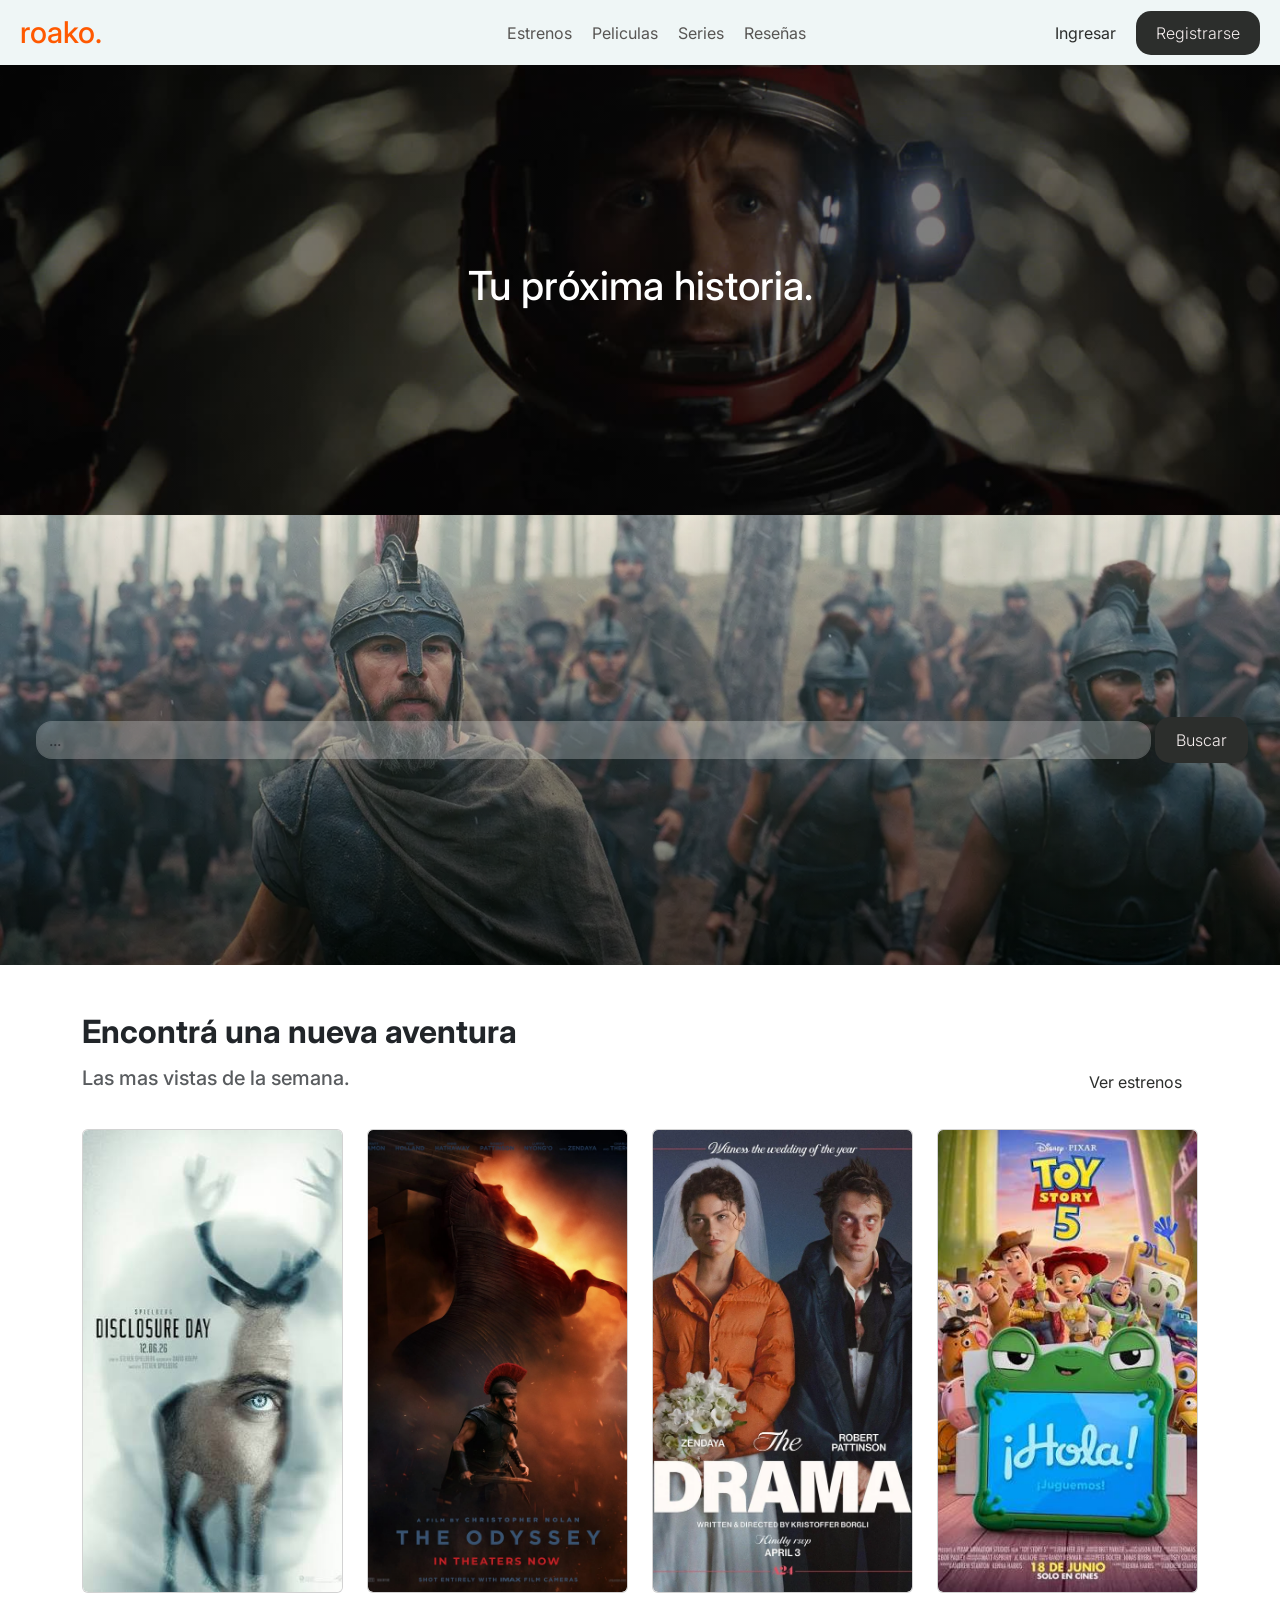
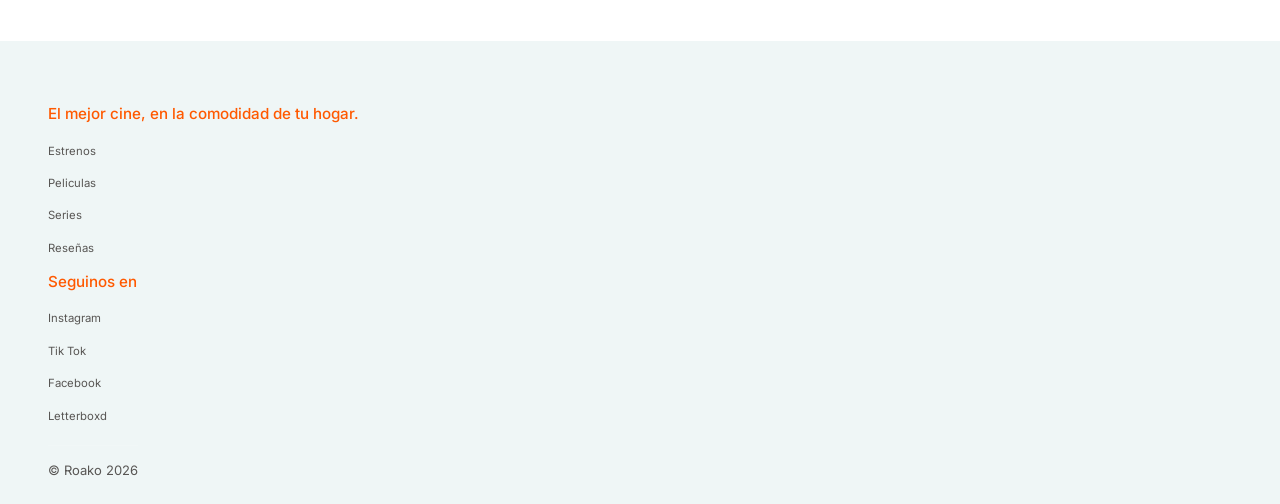
<file: index.html>
<!DOCTYPE html>
<html lang="es">
<head>
    <meta charset="UTF-8">
    <meta name="viewport" content="width=device-width, initial-scale=1.0">
    <link rel="preconnect" href="https://fonts.googleapis.com">
    <link rel="preconnect" href="https://fonts.gstatic.com" crossorigin>
    <link href="https://fonts.googleapis.com/css2?family=Inter:ital,opsz,wght@0,14..32,100..900;1,14..32,100..900&display=swap" rel="stylesheet">
    <link rel="icon" type="image/icon" href="./img/favicon-32x32.png">
    <link href="https://cdn.jsdelivr.net/npm/bootstrap@5.3.8/dist/css/bootstrap.min.css" rel="stylesheet" integrity="sha384-sRIl4kxILFvY47J16cr9ZwB07vP4J8+LH7qKQnuqkuIAvNWLzeN8tE5YBujZqJLB" crossorigin="anonymous">
    <link rel="stylesheet" href="./css/styles.css">
    <title>roako. | Descubrí nuevas aventuras</title>
    <meta name="description" content="Descubrí películas, series y reseñas en roako.">
    <meta name="keywords" content="películas, series, cine, streaming, reseñas">
    <meta name="author" content="Agus Alonzo">
</head>

<body>
    <header>
        <nav class="navegacion">
            <div class="logo">
                <a href="index.html">roako.</a>
            </div>
            <ul class="lista-nav">
                <li class="item"><a href="pages/estrenos.html">Estrenos</a></li>
                <li class="item"><a href="pages/peliculas.html">Peliculas</a></li>
                <li class="item"><a href="pages/series.html">Series</a></li>
                <li class="item"><a href="pages/resenas.html">Reseñas</a></li>
            </ul>
            <div class="botones-sesion">
                <a href="#" class="btn-ingresar">Ingresar</a>
                <a href="#" class="btn-principal">Registrarse</a>
            </div>
        </nav>
    </header>

    <main>
        <section>
        <div class=" container-fluid hero">
            <h1>Tu próxima historia.</h1>
        </div>
        </section>
    
        <section>
            <div class=" d-flex container-fluid hero-2">
                <form class="d-flex w-100" role="search">
                    <input class="form-control text-light bg-light  bg-opacity-25 border-light border-opacity-25 shadow-none rounded-4 m-1 " type="search" placeholder="..." aria-label="Buscar">
                    <button class="btn btn-principal" type="submit">Buscar</button>
                </form>
            </div>
        </section>

        <section class="container my-5">
            <h2 class="fw-bold">Encontrá una nueva aventura</h2>
            <div class="d-flex justify-content-beetween align-items-center mb-4">
                <h5 class="text-muted">Las mas vistas de la semana.</h5>
                <a href="pages/estrenos.html" class="btn btn-ingresar ms-auto">Ver estrenos</a>
            </div>
        
            <div class="row g-4">
                <div class="col-6 col-md-3">
                    <div class="card card-fixed">
                        <img src="img/poster1.jpeg" class="card-img" alt="Disclosure Day Poster"/>
                    </div>
                </div>

                <div class="col-6 col-md-3">
                    <div class="card card-fixed">
                        <img src="img/poster20.jpg" class="card-img" alt="La Odisea Poster"/>
                    </div>
                </div>

                <div class="col-6 col-md-3">
                    <div class="card card-fixed">
                        <img src="img/poster21.webp" class="card-img" alt="El Drama Poster"/>
                    </div>
                </div>

                <div class="col-6 col-md-3">
                    <div class="card card-fixed">
                        <img src="img/poster22.jpeg" class="card-img" alt="Toy Story 5 Poster"/>
                    </div>
                </div>
            </div>
      </section>

    </main>


    <footer class="general-footer">
        <div class="contenedor-footer">
            <h3>El mejor cine, en la comodidad de tu hogar.</h3>
            <ul class="lista-footer">
                <li class="item"><a href="pages/estrenos.html">Estrenos</a></li>
                <li class="item"><a href="pages/peliculas.html">Peliculas</a></li>
                <li class="item"><a href="pages/series.html">Series</a></li>
                <li class="item"><a href="pages/resenas.html">Reseñas</a></li>
            </ul>
        </div>

        <div class="contenedor-footer">
            <h3>Seguinos en</h3>
            <ul class="lista-footer">
                <li class="item"><a href="#">Instagram</a></li>
                <li class="item"><a href="#">Tik Tok</a></li>
                <li class="item"><a href="#">Facebook</a></li>
                <li class="item"><a href="#">Letterboxd</a></li>
            </ul>
        </div>
        

        <div class="copyright"> 
            <p>© Roako 2026</p>
        </div>
            
    </footer>
    <script src="https://cdn.jsdelivr.net/npm/bootstrap@5.3.8/dist/js/bootstrap.bundle.min.js" integrity="sha384-FKyoEForCGlyvwx9Hj09JcYn3nv7wiPVlz7YYwJrWVcXK/BmnVDxM+D2scQbITxI" crossorigin="anonymous"></script>
</body>
</html>
</file>
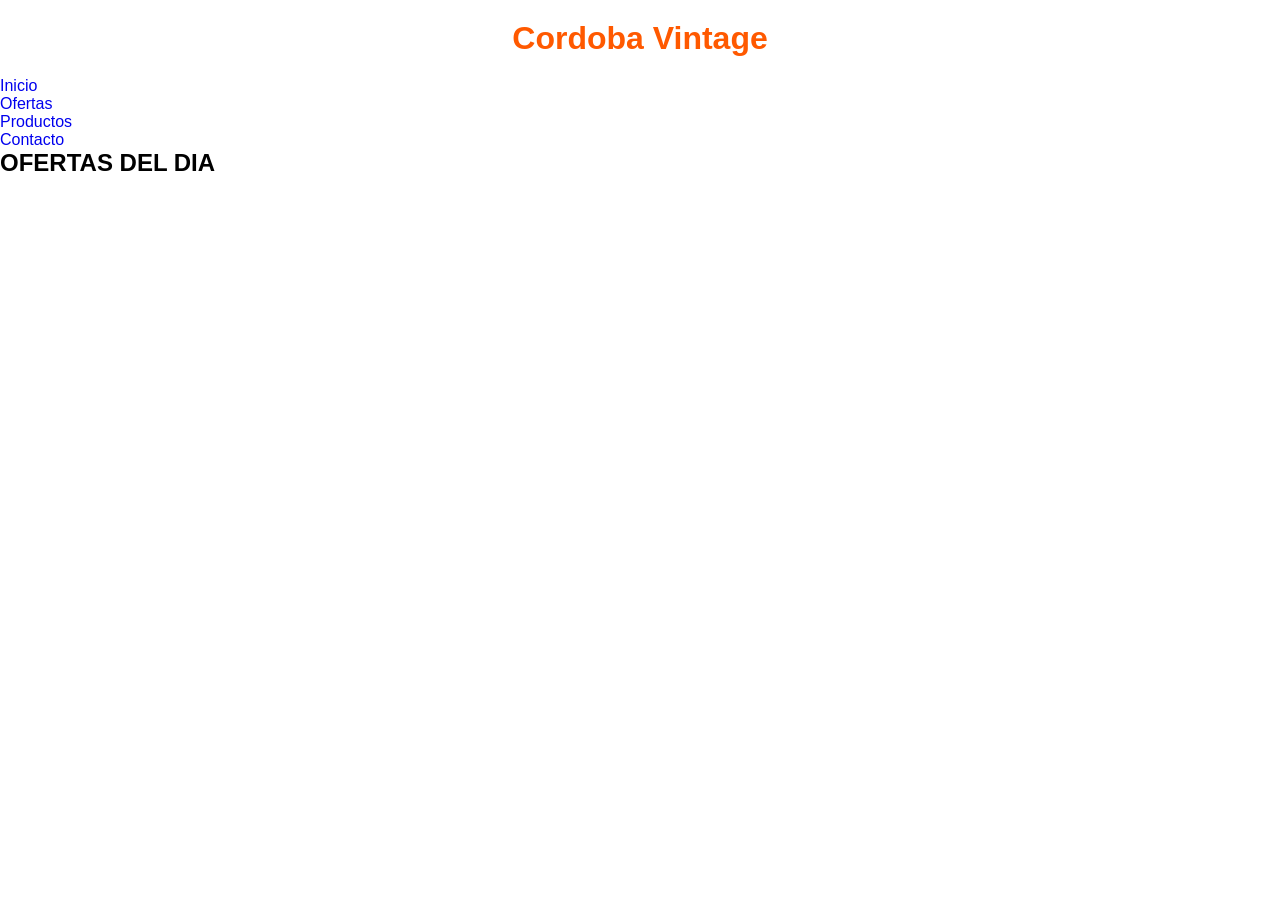
<file: pages/contacto.html>
<!DOCTYPE html>
<html lang="es">
<head>
    <meta charset="UTF-8">
    <meta name="viewport" content="width=device-width, initial-scale=1.0">
    <title>Clase 2</title>
    <link rel="stylesheet" href="../css/styles.css"
</head>
<body>
    <header>
        <h1 class="titulo1">Cordoba Vintage</h1> 
        <nav>
            <ul>
                <li><a href="#">Inicio</a></li>
                <li><a href="#">Ofertas</a></li>
                <li><a href="#">Productos</a></li>
                <li><a href="#">Contacto</a></li>
            </ul>
        </nav>
    </header>
    <main>
        <h2>OFERTAS DEL DIA</h2>
        <section>
            <article>

            </article>
        </section>
    </main>
    <footer>

    </footer>
</body>
</html>
</file>
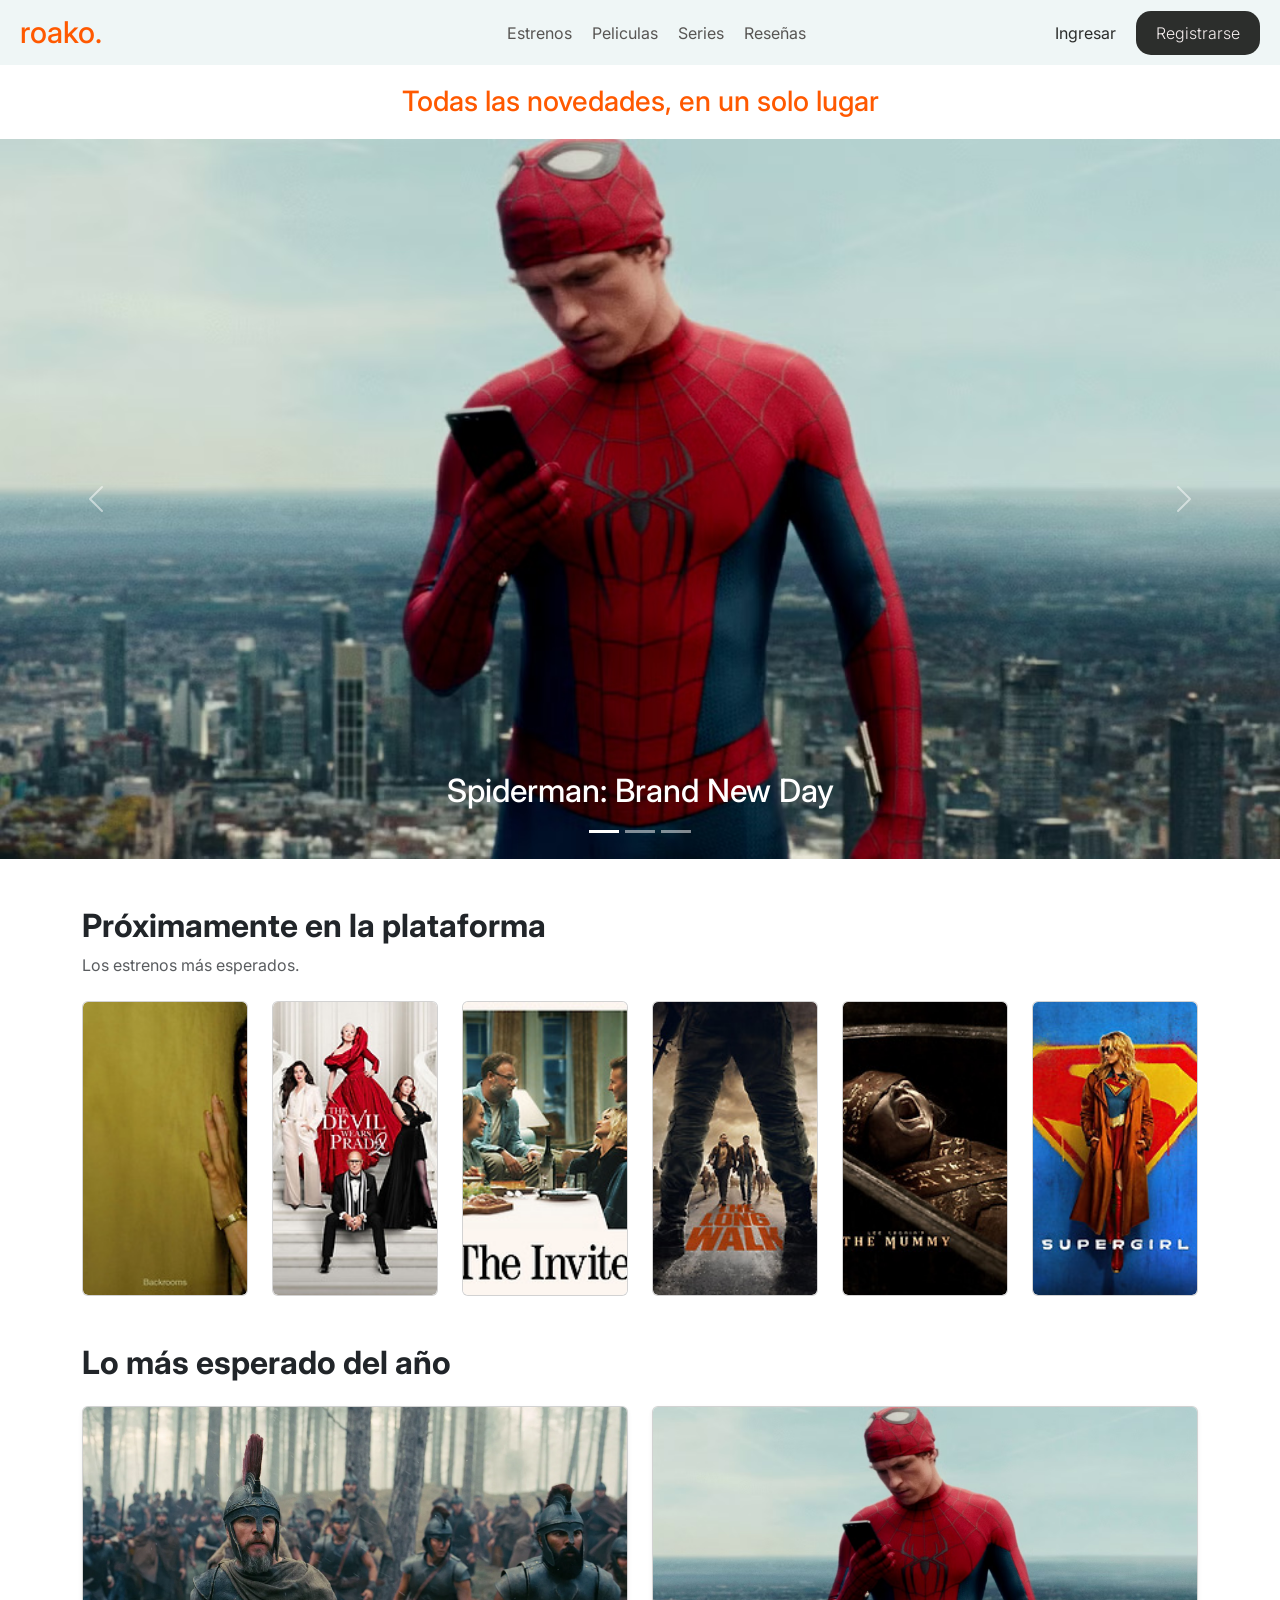
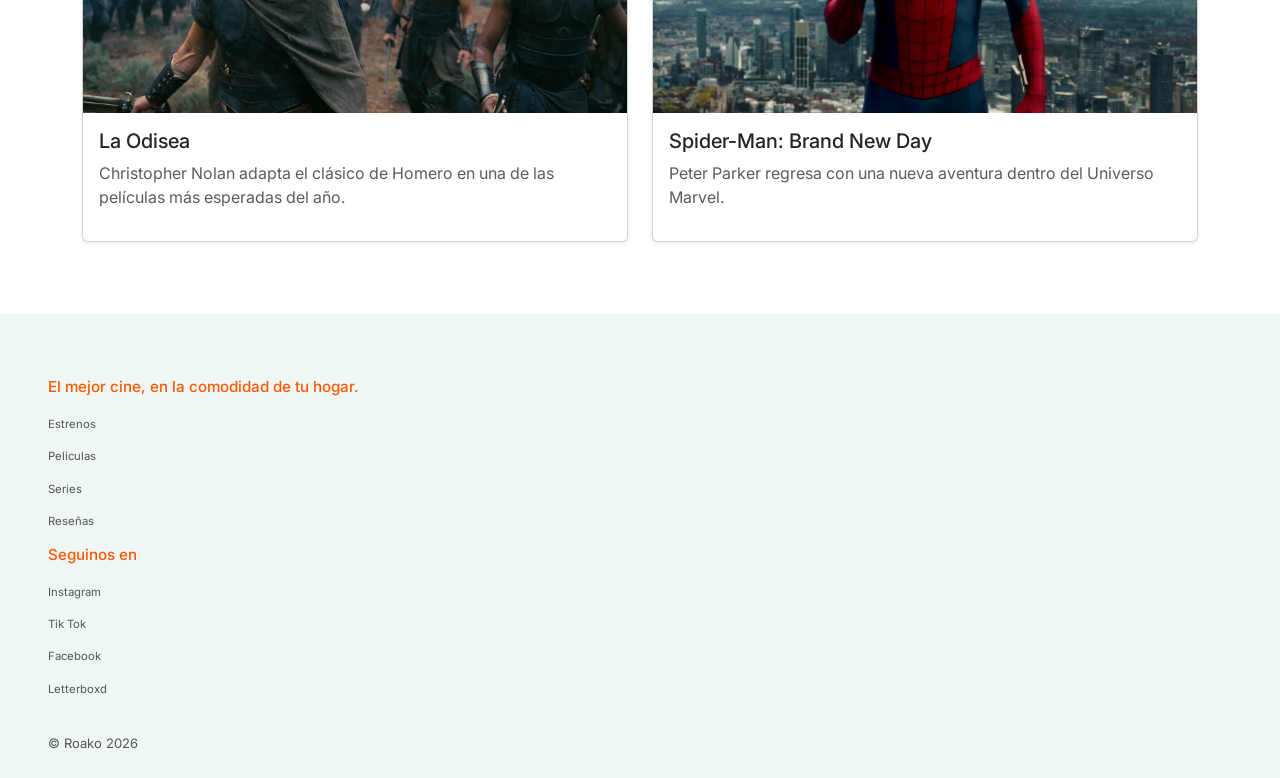
<file: pages/estrenos.html>
<!DOCTYPE html>
<html lang="es">
<head>
    <meta charset="UTF-8">
    <meta name="viewport" content="width=device-width, initial-scale=1.0">
    <link rel="preconnect" href="https://fonts.googleapis.com">
    <link rel="preconnect" href="https://fonts.gstatic.com" crossorigin>
    <link rel="preconnect" href="https://fonts.googleapis.com">
    <link rel="preconnect" href="https://fonts.gstatic.com" crossorigin>
    <link href="https://fonts.googleapis.com/css2?family=Inter:ital,opsz,wght@0,14..32,100..900;1,14..32,100..900&display=swap" rel="stylesheet">
    <link rel="icon" type="image/icon" href="../img/favicon-32x32.png">
    <link href="https://cdn.jsdelivr.net/npm/bootstrap@5.3.8/dist/css/bootstrap.min.css" rel="stylesheet" integrity="sha384-sRIl4kxILFvY47J16cr9ZwB07vP4J8+LH7qKQnuqkuIAvNWLzeN8tE5YBujZqJLB" crossorigin="anonymous">
    <link rel="stylesheet" href="../css/styles.css">
    <title>roako. | Estrenos</title>
    <meta name="description" content="Descubrí los ultimos estrenos en roako.">
    <meta name="author" content="Agus Alonzo">
</head>

<body>
 <header>
    <nav class="navegacion">
        <div class="logo">
            <a href="../index.html">roako.</a>
        </div>
        <ul class="lista-nav">
            <li class="item"><a href="estrenos.html">Estrenos</a></li>
            <li class="item"><a href="peliculas.html">Peliculas</a></li>
            <li class="item"><a href="series.html">Series</a></li>
            <li class="item"><a href="resenas.html">Reseñas</a></li>
        </ul>
        <div class="botones-sesion">
              <a href="#" class="btn-ingresar">Ingresar</a>
              <a href="#" class="btn-principal">Registrarse</a>
        </div>
    </nav>
</header> 

  <main>
    <h1 class="titulo1 mb-0 fs-3 fs-md-1">Todas las novedades, en un solo lugar</h1>
    <div id="carouselExampleCaptions" class="carousel slide">
      <div class="carousel-indicators">
        <button type="button" data-bs-target="#carouselExampleCaptions" data-bs-slide-to="0" class="active" aria-current="true" aria-label="Slide 1"></button>
        <button type="button" data-bs-target="#carouselExampleCaptions" data-bs-slide-to="1" aria-label="Slide 2"></button>
        <button type="button" data-bs-target="#carouselExampleCaptions" data-bs-slide-to="2" aria-label="Slide 3"></button>
      </div>
      <div class="carousel-inner">
        <div class="carousel-item active">
          <img src="../img/spiderman1.avif" class="d-block w-100" alt="Spiderman">
          <div class="carousel-caption d-none d-md-block">
            <h5 class="fs-2">Spiderman: Brand New Day</h5>
          </div>
        </div>
        <div class="carousel-item">
          <img src="../img/obsession1.png" class="d-block w-100" alt="Obsession">
          <div class="carousel-caption d-none d-md-block">
            <h5 class="fs-2">Obsession</h5>
          </div>
        </div>
        <div class="carousel-item">
          <img src="../img/odisea.webp" class="d-block w-100" alt="La Odisea">
          <div class="carousel-caption d-none d-md-block">
            <h5 class="fs-2">La Odisea</h5>
          </div>
        </div>
      </div>

      <button class="carousel-control-prev" type="button" data-bs-target="#carouselExampleCaptions" data-bs-slide="prev">
        <span class="carousel-control-prev-icon" aria-hidden="true"></span>
        <span class="visually-hidden">Previous</span>
      </button>
      <button class="carousel-control-next" type="button" data-bs-target="#carouselExampleCaptions" data-bs-slide="next">
        <span class="carousel-control-next-icon" aria-hidden="true"></span>
        <span class="visually-hidden">Next</span>
      </button>
    </div>
  </div>

  <section class="container my-5">
    <div class="d-flex justify-content-between align-items-center mb-4">
        <div>
            <h2 class="fw-bold">Próximamente en la plataforma</h2>
            <p class="text-muted mb-0">Los estrenos más esperados.</p>
        </div>
    </div>

    <div class="row g-4">

        <div class="col-6 col-md-4 col-lg-2">
            <div class="card card-fixed">
                <img src="../img/poster15.jpg" class="card-img" alt="La Odisea">
            </div>
        </div>

        <div class="col-6 col-md-4 col-lg-2">
            <div class="card card-fixed">
                <img src="../img/poster19.jpg" class="card-img" alt="El Drama">
            </div>
        </div>

        <div class="col-6 col-md-4 col-lg-2">
            <div class="card card-fixed">
                <img src="../img/poster5.jpg" class="card-img" alt="Toy Story 5">
            </div>
        </div>

        <div class="col-6 col-md-4 col-lg-2">
            <div class="card card-fixed">
                <img src="../img/poster2.jpg" class="card-img" alt="Disclosure Day">
            </div>
        </div>

        <div class="col-6 col-md-4 col-lg-2">
            <div class="card card-fixed">
                <img src="../img/poster7.jpg" class="card-img" alt="Película">
            </div>
        </div>

        <div class="col-6 col-md-4 col-lg-2">
            <div class="card card-fixed">
                <img src="../img/poster6.jpg" class="card-img" alt="Película">
            </div>
        </div>
    </div>
</section>


<section class="container mb-5">

  <h2 class="fw-bold mb-4">
      Lo más esperado del año
  </h2>

  <div class="row">

      <div class="col-lg-6 mb-4">

          <div class="card shadow-sm">

              <img src="../img/odisea.webp"
              class="card-img-top"
              alt="La Odisea">

              <div class="card-body">

                  <h3 class="h5">
                      La Odisea
                  </h3>

                  <p class="text-muted">
                      Christopher Nolan adapta el clásico de Homero en una de las películas más esperadas del año.
                  </p>

              </div>

          </div>

      </div>

      <div class="col-lg-6 mb-4">

          <div class="card shadow-sm">

              <img src="../img/spiderman1.avif"
              class="card-img-top"
              alt="Spiderman">

              <div class="card-body">

                  <h3 class="h5">
                      Spider-Man: Brand New Day
                  </h3>

                  <p class="text-muted">
                      Peter Parker regresa con una nueva aventura dentro del Universo Marvel.
                  </p>

              </div>

          </div>

      </div>

  </div>

</section>

    </main>


    <footer class="general-footer">
      <div class="contenedor-footer">
          <h3>El mejor cine, en la comodidad de tu hogar.</h3>
          <ul class="lista-footer">
              <li class="item"><a href="estrenos.html">Estrenos</a></li>
              <li class="item"><a href="peliculas.html">Peliculas</a></li>
              <li class="item"><a href="series.html">Series</a></li>
              <li class="item"><a href="resenas.html">Reseñas</a></li>
          </ul>
      </div>

      <div class="contenedor-footer">
          <h3>Seguinos en</h3>
          <ul class="lista-footer">
              <li class="item"><a href="#">Instagram</a></li>
              <li class="item"><a href="#">Tik Tok</a></li>
              <li class="item"><a href="#">Facebook</a></li>
              <li class="item"><a href="#">Letterboxd</a></li>
          </ul>
      </div>
      

      <div class="copyright"> 
          <p>© Roako 2026</p>
      </div>
          
  </footer>
    <script src="https://cdn.jsdelivr.net/npm/bootstrap@5.3.8/dist/js/bootstrap.bundle.min.js" integrity="sha384-FKyoEForCGlyvwx9Hj09JcYn3nv7wiPVlz7YYwJrWVcXK/BmnVDxM+D2scQbITxI" crossorigin="anonymous"></script>
</body>
</html>
</file>
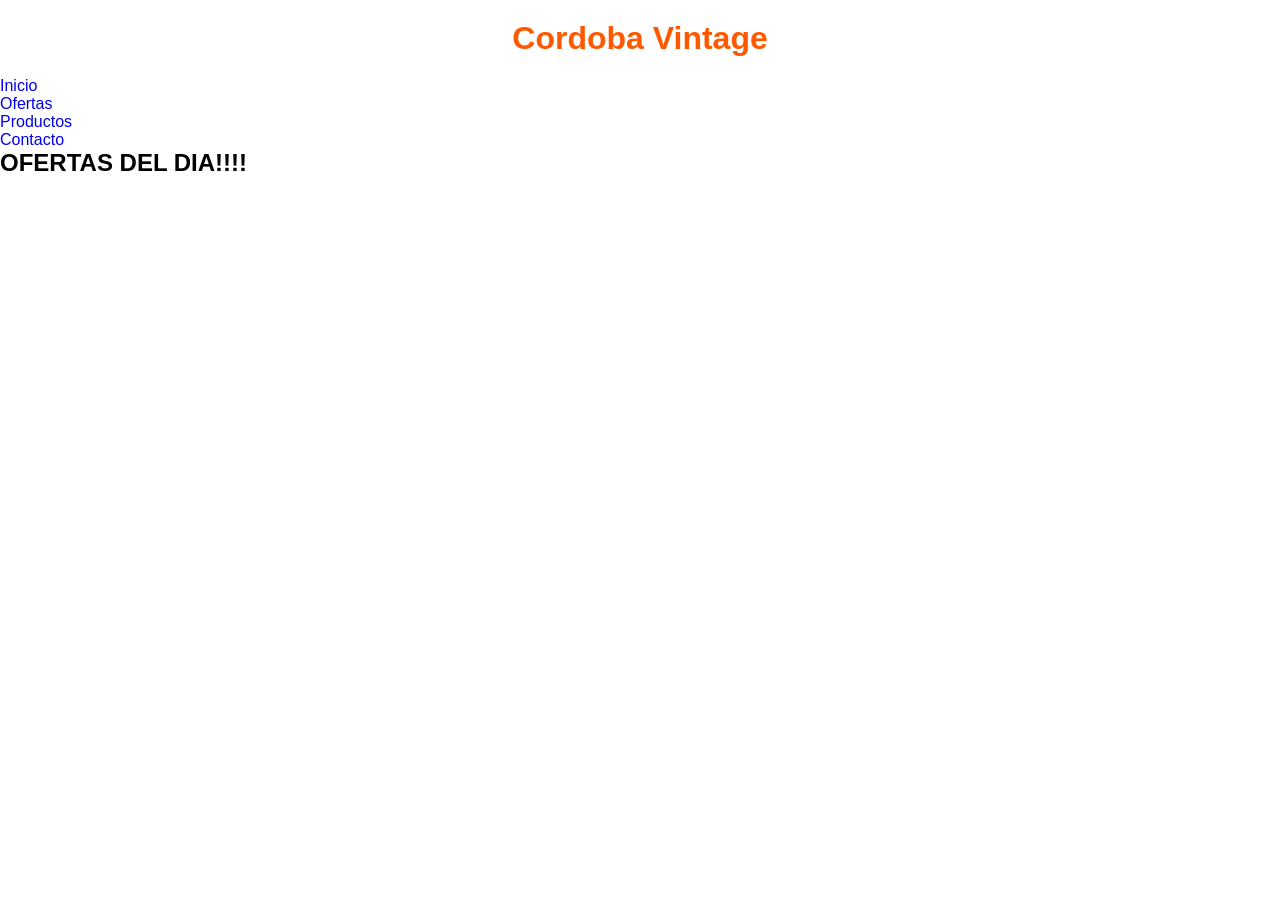
<file: pages/ofertas.html>
<!DOCTYPE html>
<html lang="es">
<head>
    <meta charset="UTF-8">
    <meta name="viewport" content="width=device-width, initial-scale=1.0">
    <title> Ofertas</title>
    <link rel="stylesheet" href="../css/styles.css"
</head>
<body>
    <header>
        <h1 class="titulo1">Cordoba Vintage</h1> 
        <nav>
            <ul>
                <li><a href="#">Inicio</a></li>
                <li><a href="#">Ofertas</a></li>
                <li><a href="#">Productos</a></li>
                <li><a href="#">Contacto</a></li>
            </ul>
        </nav>
    </header>
    <main>
        <h2>OFERTAS DEL DIA!!!!</h2>
        <section>
            <article>

            </article>
        </section>
    </main>
    <footer>

    </footer>
</body>
</html>
</file>
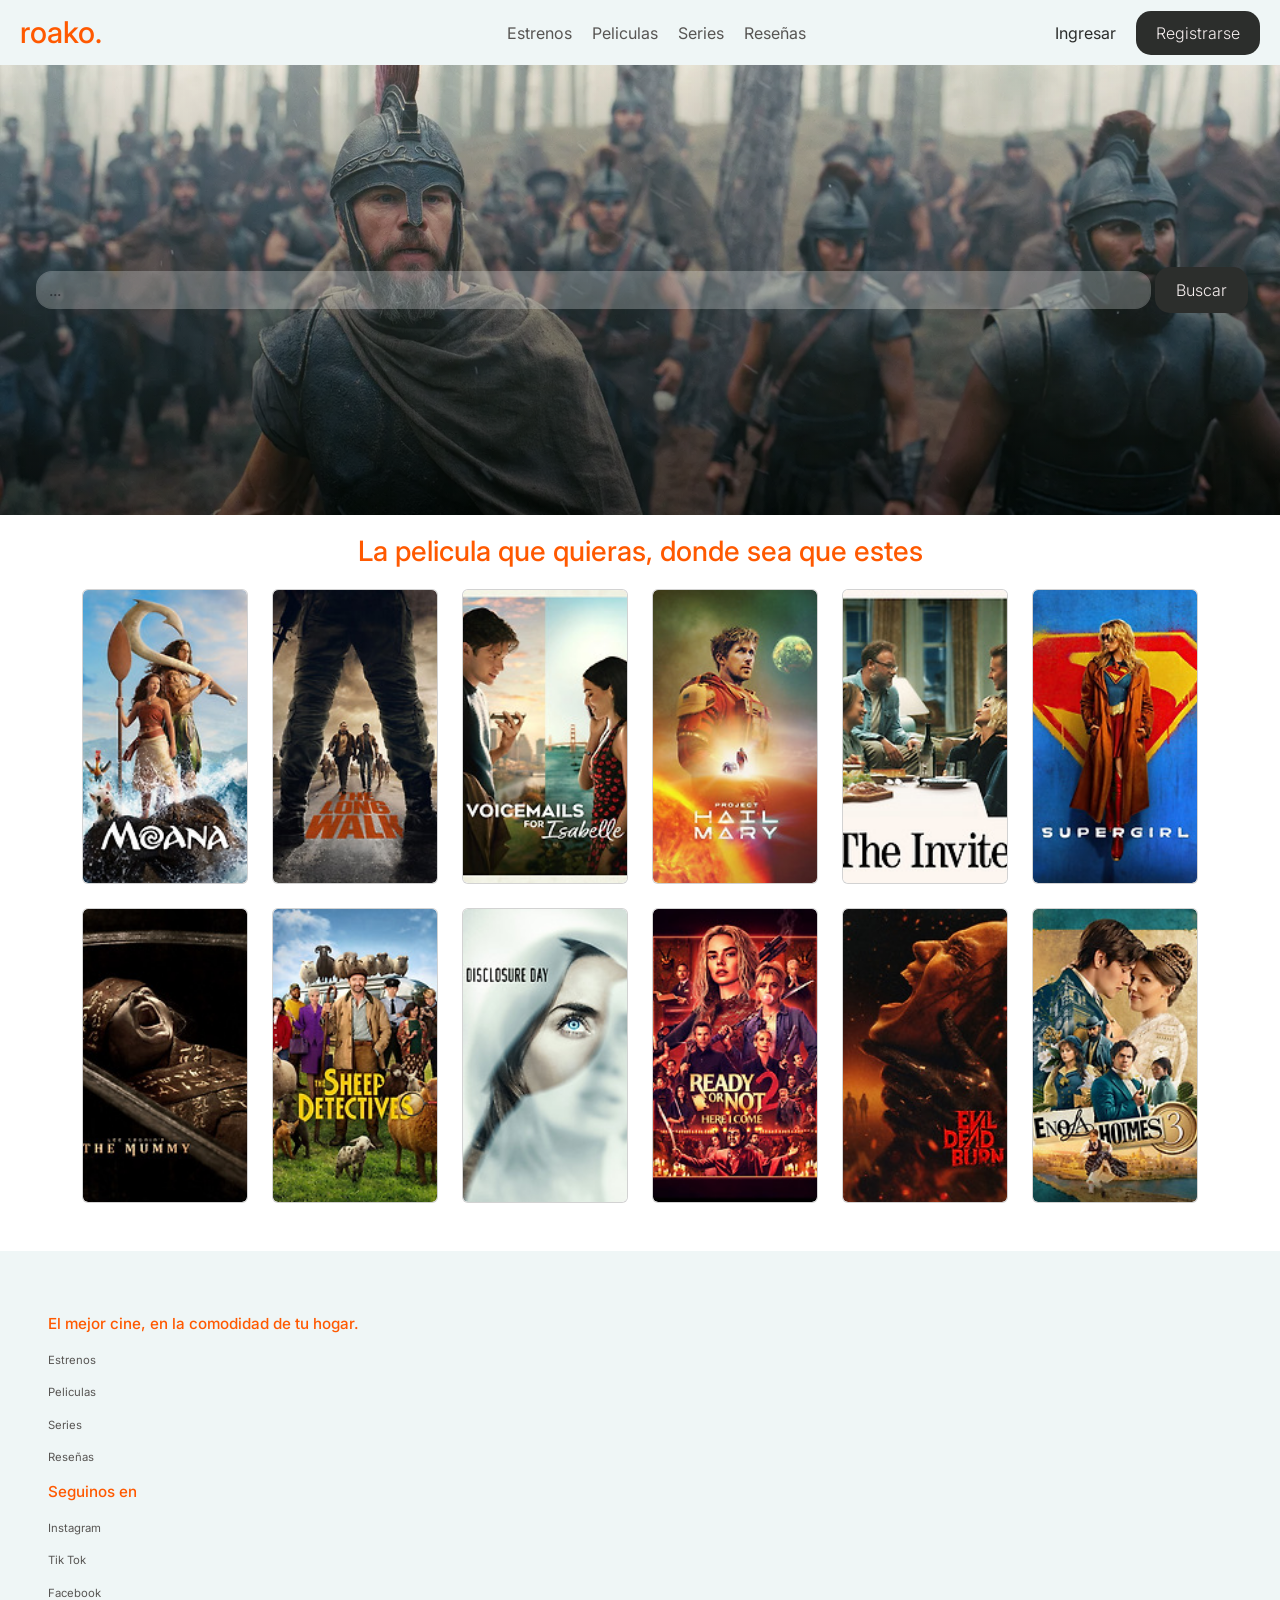
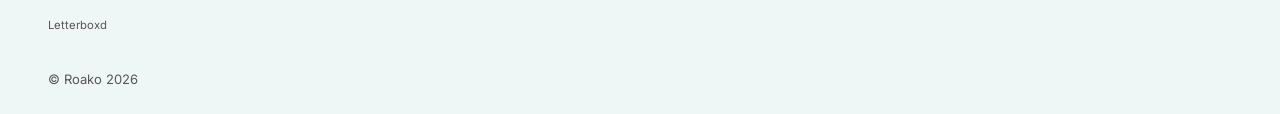
<file: pages/peliculas.html>
<!DOCTYPE html>
<html lang="es">
<head>
    <meta charset="UTF-8">
    <meta name="viewport" content="width=device-width, initial-scale=1.0">
    <link rel="preconnect" href="https://fonts.googleapis.com">
    <link rel="preconnect" href="https://fonts.gstatic.com" crossorigin>
    <link rel="preconnect" href="https://fonts.googleapis.com">
    <link rel="preconnect" href="https://fonts.gstatic.com" crossorigin>
    <link href="https://fonts.googleapis.com/css2?family=Inter:ital,opsz,wght@0,14..32,100..900;1,14..32,100..900&display=swap" rel="stylesheet">
    <link rel="icon" type="image/icon" href="../img/favicon-32x32.png">
    <link href="https://cdn.jsdelivr.net/npm/bootstrap@5.3.8/dist/css/bootstrap.min.css" rel="stylesheet" integrity="sha384-sRIl4kxILFvY47J16cr9ZwB07vP4J8+LH7qKQnuqkuIAvNWLzeN8tE5YBujZqJLB" crossorigin="anonymous">
    <link rel="stylesheet" href="../css/styles.css">
    <title>roako. | Peliculas</title>
    <meta name="description" content="Descubrí películas en roako.">
    <meta name="author" content="Agus Alonzo">
</head>

<body>
    <header>
        <nav class="navegacion">
            <div class="logo">
                <a href="../index.html">roako.</a>
            </div>
            <ul class="lista-nav">
                <li class="item"><a href="estrenos.html">Estrenos</a></li>
                <li class="item"><a href="peliculas.html">Peliculas</a></li>
                <li class="item"><a href="series.html">Series</a></li>
                <li class="item"><a href="resenas.html">Reseñas</a></li>
            </ul>
            <div class="botones-sesion">
                  <a href="#" class="btn-ingresar">Ingresar</a>
                  <a href="#" class="btn-principal">Registrarse</a>
            </div>
        </nav>
    </header> 

    <main>
        <div class=" container-fluid hero-2">
            <form class="d-flex w-100" role="search">
                <input class="form-control text-light bg-light  bg-opacity-25 border-light border-opacity-25 shadow-none rounded-4 m-1 " type="search" placeholder="..." aria-label="Buscar">
                <button class="btn btn-principal" type="submit">Buscar</button>
            </form>
        </div>
    

        <h1 class="titulo1 mb-0 fs-3 fs-md-1">La pelicula que quieras, donde sea que estes</h1>
        <section class="container mb-5">
        
            <div class="row g-4">
                <div class="col-6 col-md-4 col-lg-2">
                    <div class="card card-fixed">
                        <img src="../img/poster13.jpg" class="card-img" alt="Disclosure Day Poster"/>
                    </div>
                </div>
            
                <div class="col-6 col-md-4 col-lg-2">
                    <div class="card card-fixed">
                        <img src="../img/poster2.jpg" class="card-img" alt="The Long Walk Poster"/>
                    </div>
                </div>
            
                <div class="col-6 col-md-4 col-lg-2">
                    <div class="card card-fixed">
                        <img src="../img/poster3.jpg" class="card-img" alt="Voicemails Poster"/>
                    </div>
                </div>
            
                <div class="col-6 col-md-4 col-lg-2">
                    <div class="card card-fixed">
                        <img src="../img/poster4.jpg" class="card-img" alt="Hail Mary Poster"/>
                    </div>
                </div>
            
                <div class="col-6 col-md-4 col-lg-2">
                    <div class="card card-fixed">
                        <img src="../img/poster5.jpg" class="card-img" alt="The Invite Poster"/>
                    </div>
                </div>
            
                <div class="col-6 col-md-4 col-lg-2">
                    <div class="card card-fixed">
                        <img src="../img/poster6.jpg" class="card-img" alt="Supergirl Poster"/>
                    </div>
                </div>
            
                <div class="col-6 col-md-4 col-lg-2">
                    <div class="card card-fixed">
                        <img src="../img/poster7.jpg" class="card-img" alt="The Mummy Poster"/>
                    </div>
                </div>
            
                <div class="col-6 col-md-4 col-lg-2">
                    <div class="card card-fixed">
                        <img src="../img/poster8.jpg" class="card-img" alt="Sheep Detectives Poster"/>
                    </div>
                </div>
            
                <div class="col-6 col-md-4 col-lg-2">
                    <div class="card card-fixed">
                        <img src="../img/poster9.jpg" class="card-img" alt="Disclosure Day Poster"/>
                    </div>
                </div>
            
                <div class="col-6 col-md-4 col-lg-2">
                    <div class="card card-fixed">
                        <img src="../img/poster10.jpg" class="card-img" alt="Ready or Not Poster"/>
                    </div>
                </div>
            
                <div class="col-6 col-md-4 col-lg-2">
                    <div class="card card-fixed">
                        <img src="../img/poster11.jpg" class="card-img" alt="Evil Dead Poster"/>
                    </div>
                </div>
            
                <div class="col-6 col-md-4 col-lg-2">
                    <div class="card card-fixed">
                        <img src="../img/poster12.jpg" class="card-img" alt="Enola Holmes 3"/>
                    </div>
                </div>
            </div>
        </section>
    </main>


    <footer class="general-footer">
        <div class="contenedor-footer">
            <h3>El mejor cine, en la comodidad de tu hogar.</h3>
            <ul class="lista-footer">
                <li class="item"><a href="estrenos.html">Estrenos</a></li>
                <li class="item"><a href="peliculas.html">Peliculas</a></li>
                <li class="item"><a href="series.html">Series</a></li>
                <li class="item"><a href="resenas.html">Reseñas</a></li>
            </ul>
        </div>

        <div class="contenedor-footer">
            <h3>Seguinos en</h3>
            <ul class="lista-footer">
                <li class="item"><a href="#">Instagram</a></li>
                <li class="item"><a href="#">Tik Tok</a></li>
                <li class="item"><a href="#">Facebook</a></li>
                <li class="item"><a href="#">Letterboxd</a></li>
            </ul>
        </div>
        

        <div class="copyright"> 
            <p>© Roako 2026</p>
        </div>
            
    </footer>
    <script src="https://cdn.jsdelivr.net/npm/bootstrap@5.3.8/dist/js/bootstrap.bundle.min.js" integrity="sha384-FKyoEForCGlyvwx9Hj09JcYn3nv7wiPVlz7YYwJrWVcXK/BmnVDxM+D2scQbITxI" crossorigin="anonymous"></script>
</body>
</html>
</file>
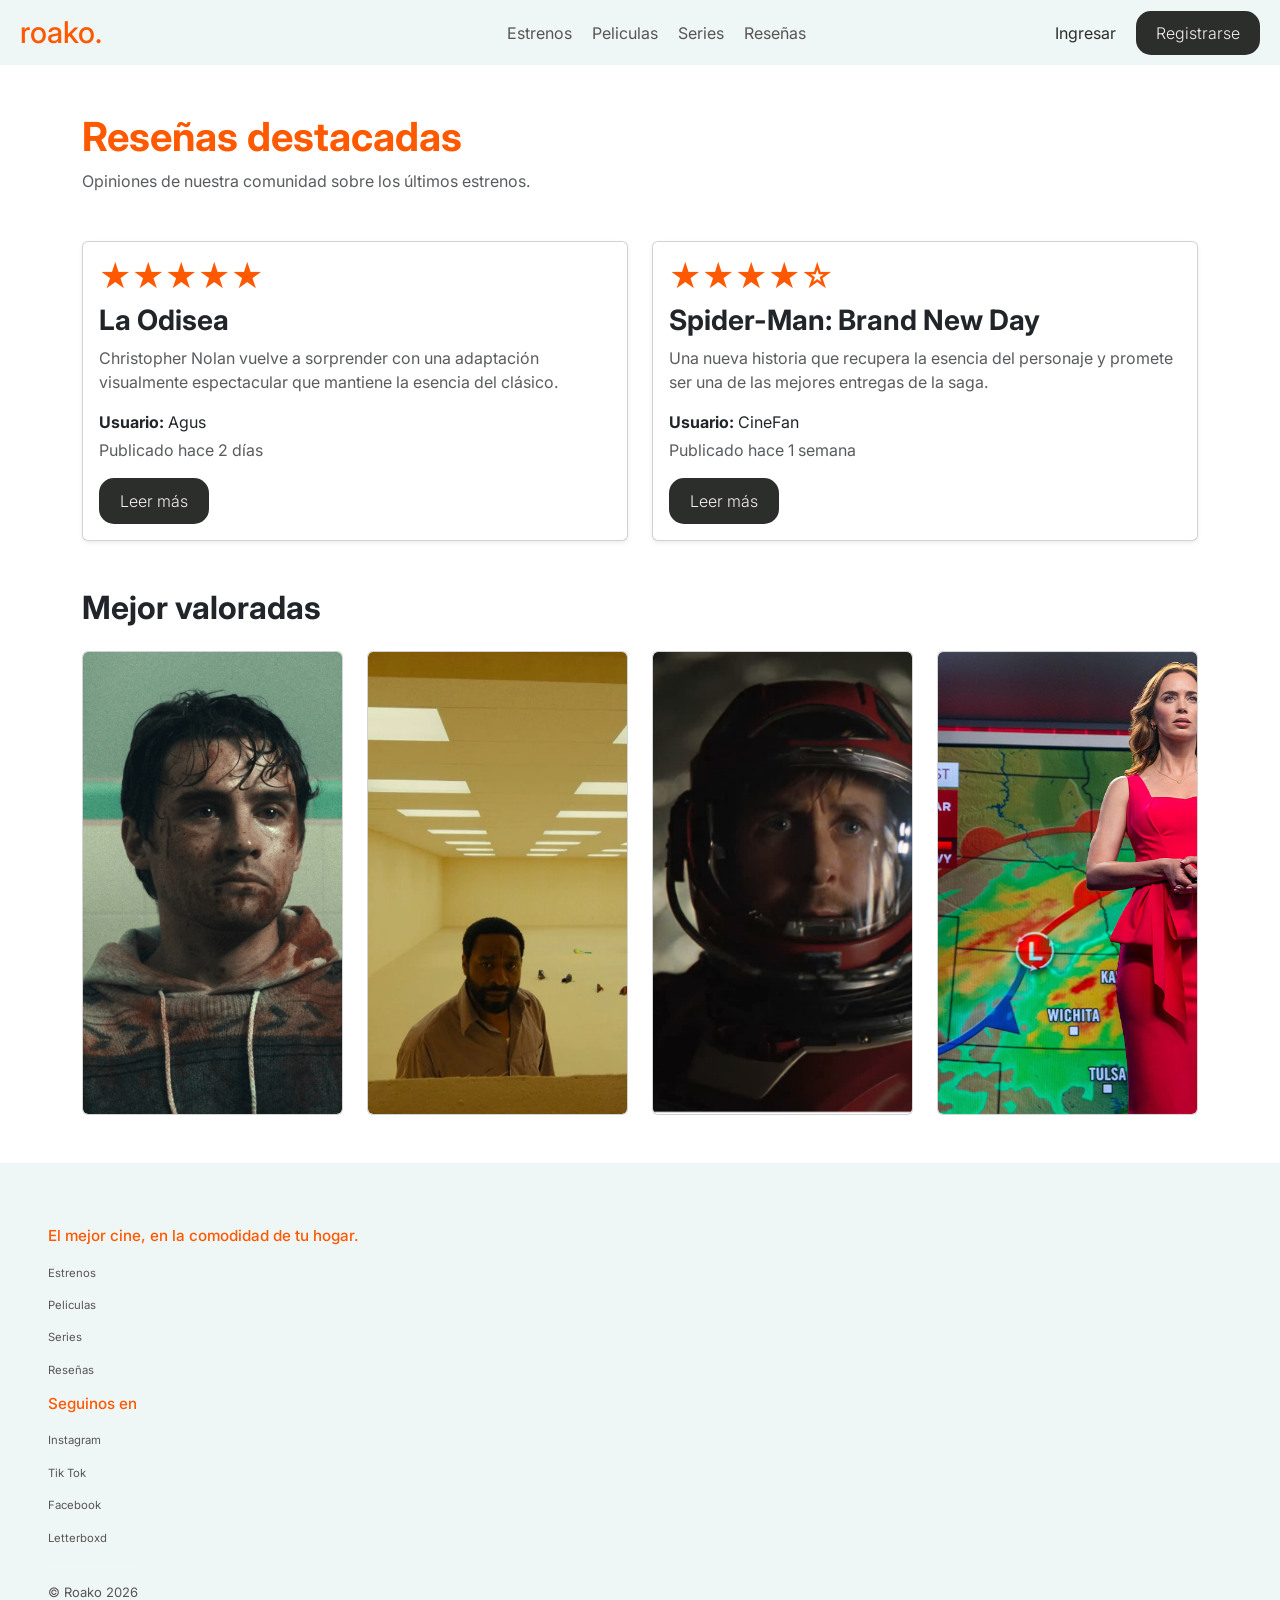
<file: pages/resenas.html>
<!DOCTYPE html>
<html lang="es">
<head>
    <meta charset="UTF-8">
    <meta name="viewport" content="width=device-width, initial-scale=1.0">
    <link rel="preconnect" href="https://fonts.googleapis.com">
    <link rel="preconnect" href="https://fonts.gstatic.com" crossorigin>
    <link rel="preconnect" href="https://fonts.googleapis.com">
    <link rel="preconnect" href="https://fonts.gstatic.com" crossorigin>
    <link href="https://fonts.googleapis.com/css2?family=Inter:ital,opsz,wght@0,14..32,100..900;1,14..32,100..900&display=swap" rel="stylesheet">
    <link rel="icon" type="image/icon" href="../img/favicon-32x32.png">
    <link href="https://cdn.jsdelivr.net/npm/bootstrap@5.3.8/dist/css/bootstrap.min.css" rel="stylesheet" integrity="sha384-sRIl4kxILFvY47J16cr9ZwB07vP4J8+LH7qKQnuqkuIAvNWLzeN8tE5YBujZqJLB" crossorigin="anonymous">
    <link rel="stylesheet" href="../css/styles.css">
    <title>roako. | Reseñas</title>
    <meta name="description" content="Descubrí las ultimas reseñas en roako.">
    <meta name="author" content="Agus Alonzo">
</head>

<body>
    <header>
        <nav class="navegacion">
            <div class="logo">
                <a href="../index.html">roako.</a>
            </div>
            <ul class="lista-nav">
                <li class="item"><a href="estrenos.html">Estrenos</a></li>
                <li class="item"><a href="peliculas.html">Peliculas</a></li>
                <li class="item"><a href="series.html">Series</a></li>
                <li class="item"><a href="resenas.html">Reseñas</a></li>
            </ul>
            <div class="botones-sesion">
                  <a href="#" class="btn-ingresar">Ingresar</a>
                  <a href="#" class="btn-principal">Registrarse</a>
            </div>
        </nav>
    </header> 

    <main>
        <section class="container my-5">

            <h1 class="fw-bold titulo2">Reseñas destacadas</h1>
            
            <p class="text-muted">Opiniones de nuestra comunidad sobre los últimos estrenos.</p>
            
            </section>

            <section class="container mb-5">

                <div class="row g-4">
                
                <div class="col-md-6">
                
                <div class="card shadow-sm h-100">
                
                <div class="card-body">
                
                <h2 class="estrellas">
                ★★★★★
                </h2>
                
                <h3 class="fw-bold">
                La Odisea
                </h3>
                
                <p class="text-muted">
                Christopher Nolan vuelve a sorprender con una adaptación visualmente espectacular que mantiene la esencia del clásico.
                </p>
                
                <p class="mb-1">
                <strong>Usuario:</strong> Agus
                </p>
                
                <p class="text-muted">
                Publicado hace 2 días
                </p>
                
                <a href="#" class="btn btn-principal">
                Leer más
                </a>
                
                </div>
                
                </div>
                
                </div>
                
                <div class="col-md-6">
                
                <div class="card shadow-sm h-100">
                
                <div class="card-body">
                
                <h2 class="estrellas">
                ★★★★☆
                </h2>
                
                <h3 class="fw-bold">
                Spider-Man: Brand New Day
                </h3>
                
                <p class="text-muted">
                Una nueva historia que recupera la esencia del personaje y promete ser una de las mejores entregas de la saga.
                </p>
                
                <p class="mb-1">
                <strong>Usuario:</strong> CineFan
                </p>
                
                <p class="text-muted">
                Publicado hace 1 semana
                </p>
                
                <a href="#" class="btn btn-principal">
                Leer más
                </a>
                
                </div>
                
                </div>
                
                </div>
                
                </div>
                
                </section>

                <section class="container mb-5">

                    <h2 class="fw-bold mb-4">
                    Mejor valoradas
                    </h2>
                    
                    <div class="row g-4">

                            <div class="col-6 col-md-3">
                                <div class="card card-fixed">
                                    <img src="../img/obsession1.png" class="card-img" alt="Disclosure Day Poster"/>
                                </div>
                            </div>
            
                            <div class="col-6 col-md-3">
                                <div class="card card-fixed">
                                    <img src="../img/backrooms.webp" class="card-img" alt="La Odisea Poster"/>
                                </div>
                            </div>
            
                            <div class="col-6 col-md-3">
                                <div class="card card-fixed">
                                    <img src="../img/proyecto1.png" class="card-img" alt="Proyecto Hail Mary"/>
                                </div>
                            </div>
            
                            <div class="col-6 col-md-3">
                                <div class="card card-fixed">
                                    <img src="../img/disclousureday2.jpg" class="card-img" alt="Disclosure Day"/>
                                </div>
                    
                    </div>
                    
                    </section>
    </main>


    <footer class="general-footer">
        <div class="contenedor-footer">
            <h3>El mejor cine, en la comodidad de tu hogar.</h3>
            <ul class="lista-footer">
                <li class="item"><a href="estrenos.html">Estrenos</a></li>
                <li class="item"><a href="peliculas.html">Peliculas</a></li>
                <li class="item"><a href="series.html">Series</a></li>
                <li class="item"><a href="resenas.html">Reseñas</a></li>
            </ul>
        </div>

        <div class="contenedor-footer">
            <h3>Seguinos en</h3>
            <ul class="lista-footer">
                <li class="item"><a href="#">Instagram</a></li>
                <li class="item"><a href="#">Tik Tok</a></li>
                <li class="item"><a href="#">Facebook</a></li>
                <li class="item"><a href="#">Letterboxd</a></li>
            </ul>
        </div>
        

        <div class="copyright"> 
            <p>© Roako 2026</p>
        </div>
            
    </footer>
    <script src="https://cdn.jsdelivr.net/npm/bootstrap@5.3.8/dist/js/bootstrap.bundle.min.js" integrity="sha384-FKyoEForCGlyvwx9Hj09JcYn3nv7wiPVlz7YYwJrWVcXK/BmnVDxM+D2scQbITxI" crossorigin="anonymous"></script>
</body>
</html>
</file>
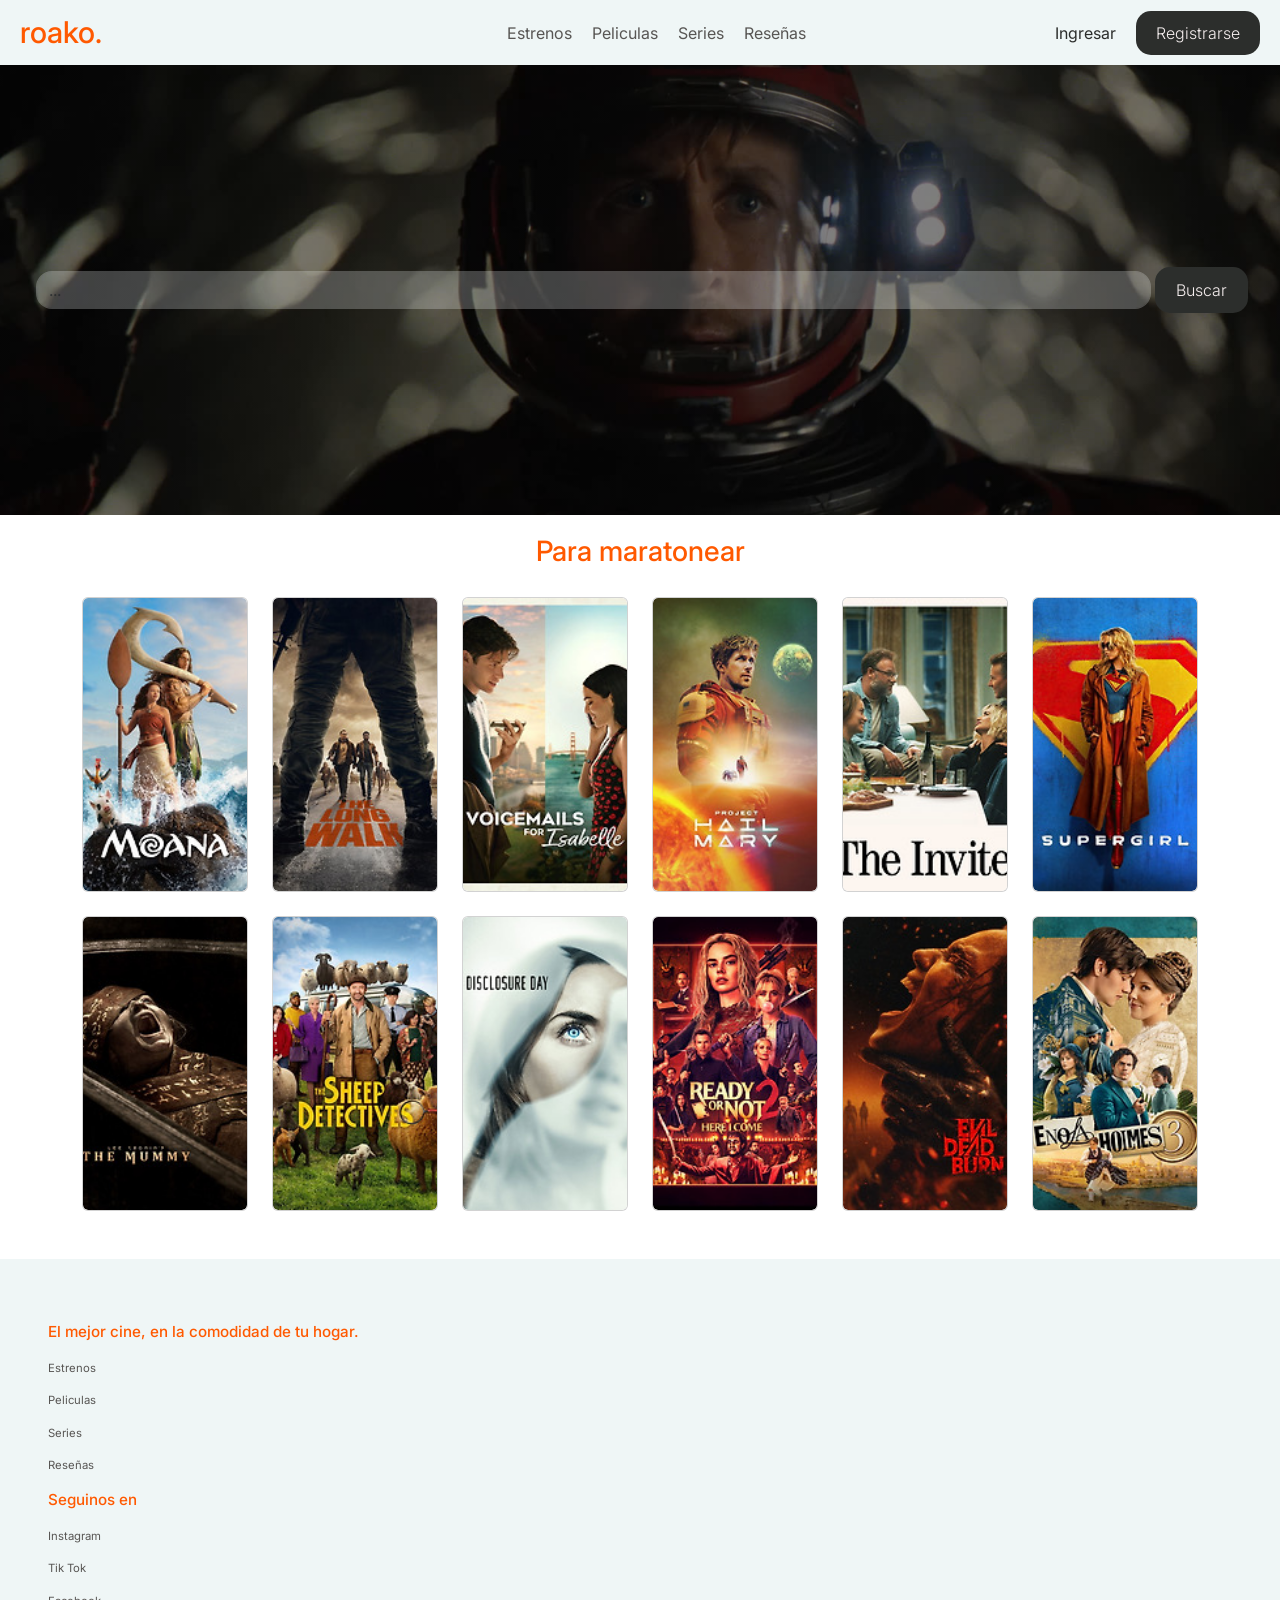
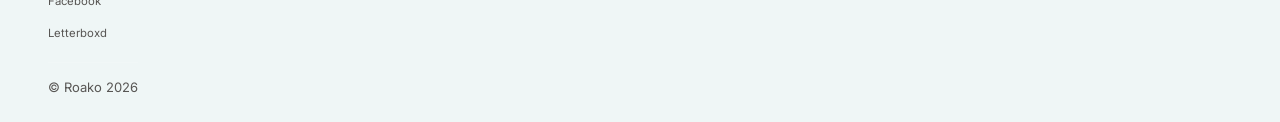
<file: pages/series.html>
<!DOCTYPE html>
<html lang="es">
<head>
    <meta charset="UTF-8">
    <meta name="viewport" content="width=device-width, initial-scale=1.0">
    <link rel="preconnect" href="https://fonts.googleapis.com">
    <link rel="preconnect" href="https://fonts.gstatic.com" crossorigin>
    <link rel="preconnect" href="https://fonts.googleapis.com">
    <link rel="preconnect" href="https://fonts.gstatic.com" crossorigin>
    <link href="https://fonts.googleapis.com/css2?family=Inter:ital,opsz,wght@0,14..32,100..900;1,14..32,100..900&display=swap" rel="stylesheet">
    <link rel="icon" type="image/icon" href="../img/favicon-32x32.png">
    <link href="https://cdn.jsdelivr.net/npm/bootstrap@5.3.8/dist/css/bootstrap.min.css" rel="stylesheet" integrity="sha384-sRIl4kxILFvY47J16cr9ZwB07vP4J8+LH7qKQnuqkuIAvNWLzeN8tE5YBujZqJLB" crossorigin="anonymous">
    <link rel="stylesheet" href="../css/styles.css">
    <title>roako. | Series</title>
    <meta name="description" content="Descubrí series para maratonear en roako.">
    <meta name="author" content="Agus Alonzo">
</head>

<body>
    <header>
        <nav class="navegacion">
            <div class="logo">
                <a href="../index.html">roako.</a>
            </div>
            <ul class="lista-nav">
                <li class="item"><a href="estrenos.html">Estrenos</a></li>
                <li class="item"><a href="peliculas.html">Peliculas</a></li>
                <li class="item"><a href="series.html">Series</a></li>
                <li class="item"><a href="resenas.html">Reseñas</a></li>
            </ul>
            <div class="botones-sesion">
                  <a href="#" class="btn-ingresar">Ingresar</a>
                  <a href="#" class="btn-principal">Registrarse</a>
            </div>
        </nav>
    </header> 

    <main>
        <div class=" container-fluid hero">
            <form class="d-flex w-100" role="search">
                <input class="form-control text-light bg-light  bg-opacity-25 border-light border-opacity-25 shadow-none rounded-4 m-1 " type="search" placeholder="..." aria-label="Buscar">
                <button class="btn btn-principal" type="submit">Buscar</button>
            </form>
        </div>
    
        <h1 class="titulo1 fs-3 fs-md-0">Para maratonear</h1>
        <section class="container mb-5">
        
            <div class="row g-4">
                <div class="col-6 col-md-4 col-lg-2">
                    <div class="card card-fixed">
                        <img src="../img/poster13.jpg" class="card-img" alt="Disclosure Day Poster"/>
                    </div>
                </div>
            
                <div class="col-6 col-md-4 col-lg-2">
                    <div class="card card-fixed">
                        <img src="../img/poster2.jpg" class="card-img" alt="The Long Walk Poster"/>
                    </div>
                </div>
            
                <div class="col-6 col-md-4 col-lg-2">
                    <div class="card card-fixed">
                        <img src="../img/poster3.jpg" class="card-img" alt="Voicemails Poster"/>
                    </div>
                </div>
            
                <div class="col-6 col-md-4 col-lg-2">
                    <div class="card card-fixed">
                        <img src="../img/poster4.jpg" class="card-img" alt="Hail Mary Poster"/>
                    </div>
                </div>
            
                <div class="col-6 col-md-4 col-lg-2">
                    <div class="card card-fixed">
                        <img src="../img/poster5.jpg" class="card-img" alt="The Invite Poster"/>
                    </div>
                </div>
            
                <div class="col-6 col-md-4 col-lg-2">
                    <div class="card card-fixed">
                        <img src="../img/poster6.jpg" class="card-img" alt="Supergirl Poster"/>
                    </div>
                </div>
            
                <div class="col-6 col-md-4 col-lg-2">
                    <div class="card card-fixed">
                        <img src="../img/poster7.jpg" class="card-img" alt="The Mummy Poster"/>
                    </div>
                </div>
            
                <div class="col-6 col-md-4 col-lg-2">
                    <div class="card card-fixed">
                        <img src="../img/poster8.jpg" class="card-img" alt="Sheep Detectives Poster"/>
                    </div>
                </div>
            
                <div class="col-6 col-md-4 col-lg-2">
                    <div class="card card-fixed">
                        <img src="../img/poster9.jpg" class="card-img" alt="Disclosure Day Poster"/>
                    </div>
                </div>
            
                <div class="col-6 col-md-4 col-lg-2">
                    <div class="card card-fixed">
                        <img src="../img/poster10.jpg" class="card-img" alt="Ready or Not Poster"/>
                    </div>
                </div>
            
                <div class="col-6 col-md-4 col-lg-2">
                    <div class="card card-fixed">
                        <img src="../img/poster11.jpg" class="card-img" alt="Evil Dead Poster"/>
                    </div>
                </div>
            
                <div class="col-6 col-md-4 col-lg-2">
                    <div class="card card-fixed">
                        <img src="../img/poster12.jpg" class="card-img" alt="Enola Holmes 3"/>
                    </div>
                </div>
            </div>
        </section>
    </main>


    <footer class="general-footer">
        <div class="contenedor-footer">
            <h3>El mejor cine, en la comodidad de tu hogar.</h3>
            <ul class="lista-footer">
                <li class="item"><a href="estrenos.html">Estrenos</a></li>
                <li class="item"><a href="peliculas.html">Peliculas</a></li>
                <li class="item"><a href="series.html">Series</a></li>
                <li class="item"><a href="resenas.html">Reseñas</a></li>
            </ul>
        </div>

        <div class="contenedor-footer">
            <h3>Seguinos en</h3>
            <ul class="lista-footer">
                <li class="item"><a href="#">Instagram</a></li>
                <li class="item"><a href="#">Tik Tok</a></li>
                <li class="item"><a href="#">Facebook</a></li>
                <li class="item"><a href="#">Letterboxd</a></li>
            </ul>
        </div>
        

        <div class="copyright"> 
            <p>© Roako 2026</p>
        </div>
            
    </footer>
    <script src="https://cdn.jsdelivr.net/npm/bootstrap@5.3.8/dist/js/bootstrap.bundle.min.js" integrity="sha384-FKyoEForCGlyvwx9Hj09JcYn3nv7wiPVlz7YYwJrWVcXK/BmnVDxM+D2scQbITxI" crossorigin="anonymous"></script>
</body>
</html>
</file>
<file: css/styles.css>
* {
  margin: 0px;
  padding: 0px;
  box-sizing: border-box;
}

:root {
  --color-fondo: #eff6f6;
  --color-logo: #2c2e2c;
  --color-texto-links: #585654;
  --color-texto-claro: #f6efef;
  --color-acento: #ff5900;
  --transicion-rapida: 0.2s ease;
}

.estrellas {
  color: var(--color-acento)
}

/* FONTS */
body {
  font-family: "Inter", sans-serif;
  font-optical-sizing: auto;
  font-style: normal;
}

/* LINKS */
a {
  text-decoration: none;
}

a:focus-visible,
button:focus-visible {
  outline: 2px solid var(--color-acento);
  outline-offset: 3px;
  border-radius: 4px;
}

/* --------- TITULOS --------- */

.titulo1 {
  color: var(--color-acento);
  display: flex;
  align-items: center;
  justify-content: center;
  padding: 20px;
  flex-wrap: wrap;

}

.titulo2 {
  color: var(--color-acento);
}


/* NAVBAR */
.navegacion {
  display: flex;
  align-items: center;
  justify-content: space-between;
  padding: 10px 20px;
  background-color: var(--color-fondo);
  flex-wrap: wrap;
}

.logo {
  flex: 1;
}

.logo a {
  color: var(--color-acento);
  font-size: 30px;
  font-weight: 500;
}

.lista-nav {
  list-style: none;
  display: flex;
  align-items: center;
  justify-content: center;
  gap: 20px;
  margin: 0;
  font-weight: 400;
}

.lista-nav a {
  color: var(--color-texto-links);
  transition: color var(--transicion-rapida);
}

.lista-nav a:hover,
.lista-nav a.activo {
  color: var(--color-logo);
  font-weight: 500;
}

.botones-sesion {
  display: flex;
  flex: 1;
  justify-content: flex-end;
  align-items: center;
  gap: 5px;
}

/* BOTONES */
.btn-ingresar {
  color: var(--color-logo);
  padding: 10px 15px;
  font-weight: 400;
  margin-left: 20px;
  transition: color var(--transicion-rapida);
}

.btn-ingresar:hover {
  color: var(--color-acento);
}

.btn-principal {
  background-color: var(--color-logo);
  color: var(--color-texto-claro);
  padding: 10px 20px;
  border-radius: 15px;
  font-weight: 300;
  transition: background-color var(--transicion-rapida);
}

.btn-principal:hover {
  background-color: var(--color-acento);
  color: var(--color-texto-claro);
}

/* --------------- SEARCH BAR -------------------*/
input.form-control[type=search]:hover {
  background-color: rgba(0, 0, 0, 0.35) !important;
}

input.form-control[type=search]:focus-visible {
  outline: 2px solid var(--color-acento);
}

button.btn-principal:focus-visible {
  outline: 2px solid var(--color-acento);
  outline-offset: 2px;
  border-radius: 15px;
}

/* ============================
     MEDIA QUERY - PANTALLAS CHICAS
  ============================ */
@media (max-width: 768px) {
  .logo {
    order: 1;
    flex: 1;
  }
  .botones-sesion {
    order: 2;
    flex: 1;
  }
  .lista-nav {
    order: 3;
    flex: 0 0 100%;
    display: flex;
    overflow-x: auto;
    scroll-behavior: smooth;
    padding: 12px 0;
    gap: 12px;
    justify-content: center;
    scrollbar-width: none;
  }
  .lista-nav::-webkit-scrollbar {
    display: none;
  }
  .lista-nav .item {
    flex: 0 0 auto;
  }
  .lista-nav a {
    background-color: rgba(44, 46, 44, 0.05);
    padding: 6px 14px;
    border-radius: 20px;
    font-size: 14px;
    white-space: nowrap;
  }
}



/* --------------- CARDS ----------------- */

.card-fixed{
  width: 100%;
  aspect-ratio: 9 / 16; 
  overflow: hidden;
}

.card-fixed .card-img,
.card-fixed img{
  width: 100%;
  height: 100%;
  object-fit: cover;
  display: block;
}

.card-fixed{

  transition:.3s;
  
  }
  
  .card-fixed:hover{
  
  transform:scale(1.04);
  
  }


/* --------------- FOOTER ---------------- */
.general-footer {
  display: flex;
  flex-direction: column;
  justify-content: space-around;
  align-items: flex-start;
  flex-wrap: wrap;
  padding: 3rem 3rem 1.5rem;
  font-size: 0.85rem;
  background-color: var(--color-fondo);
}

.contenedor-footer h3 {
  color: var(--color-acento);
  font-weight: 500;
  font-size: 0.95rem;
  margin-top: 1rem;
  margin-bottom: 1rem;
}

.lista-footer {
  list-style: none;
  display: flex;
  flex-direction: column;
  gap: 12px;
  margin: 0;
  padding: 0;
}

.lista-footer a {
  color: var(--color-texto-links);
  text-decoration: none;
  transition: color var(--transicion-rapida);
  font-size: smaller;
}

.lista-footer a:hover {
  color: var(--color-logo);
  font-weight: 500;
}

.copyright {
  flex-basis: 100%;
  text-align: center;
  margin-top: 20px;
  padding-top: 15px;
  border-top: 1px solid rgba(255, 255, 255, 0.1);
}

.copyright p {
  color: var(--color-texto-links);
  font-size: 13px;
  margin: 0;
}

/* HERO  */
.hero {
  display: flex;
  padding: 0 2rem;
  align-items: center;
  justify-content: center;
  height: 50vh;
  color: white;
  margin: 0 auto;
  background: linear-gradient(rgba(0, 0, 0, 0.5), rgba(0, 0, 0, 0.5)), url("../img/proyecto1.png") center/cover no-repeat;
}

.hero h1{

  animation: aparecer 1s ease;
  
  }

  @keyframes aparecer{

    from{
    
    opacity:0;
    transform:translateY(30px);
    
    }
    
    to{
    
    opacity:1;
    transform:translateY(0);
    
    }
    
    }

.hero-2 {
  align-items: center;
  display: flex;
  justify-content: center;
  padding: 0 2rem;
  height: 50vh;
  color: rgba(255, 255, 255, 0.276);
  margin: 0 auto;
  font-size: 30px;
  background: linear-gradient(rgba(233, 229, 229, 0.188), rgba(0, 0, 0, 0.5)), url("../img/odisea.webp") center/cover no-repeat;
}

/*# sourceMappingURL=styles.css.map */
</file>
